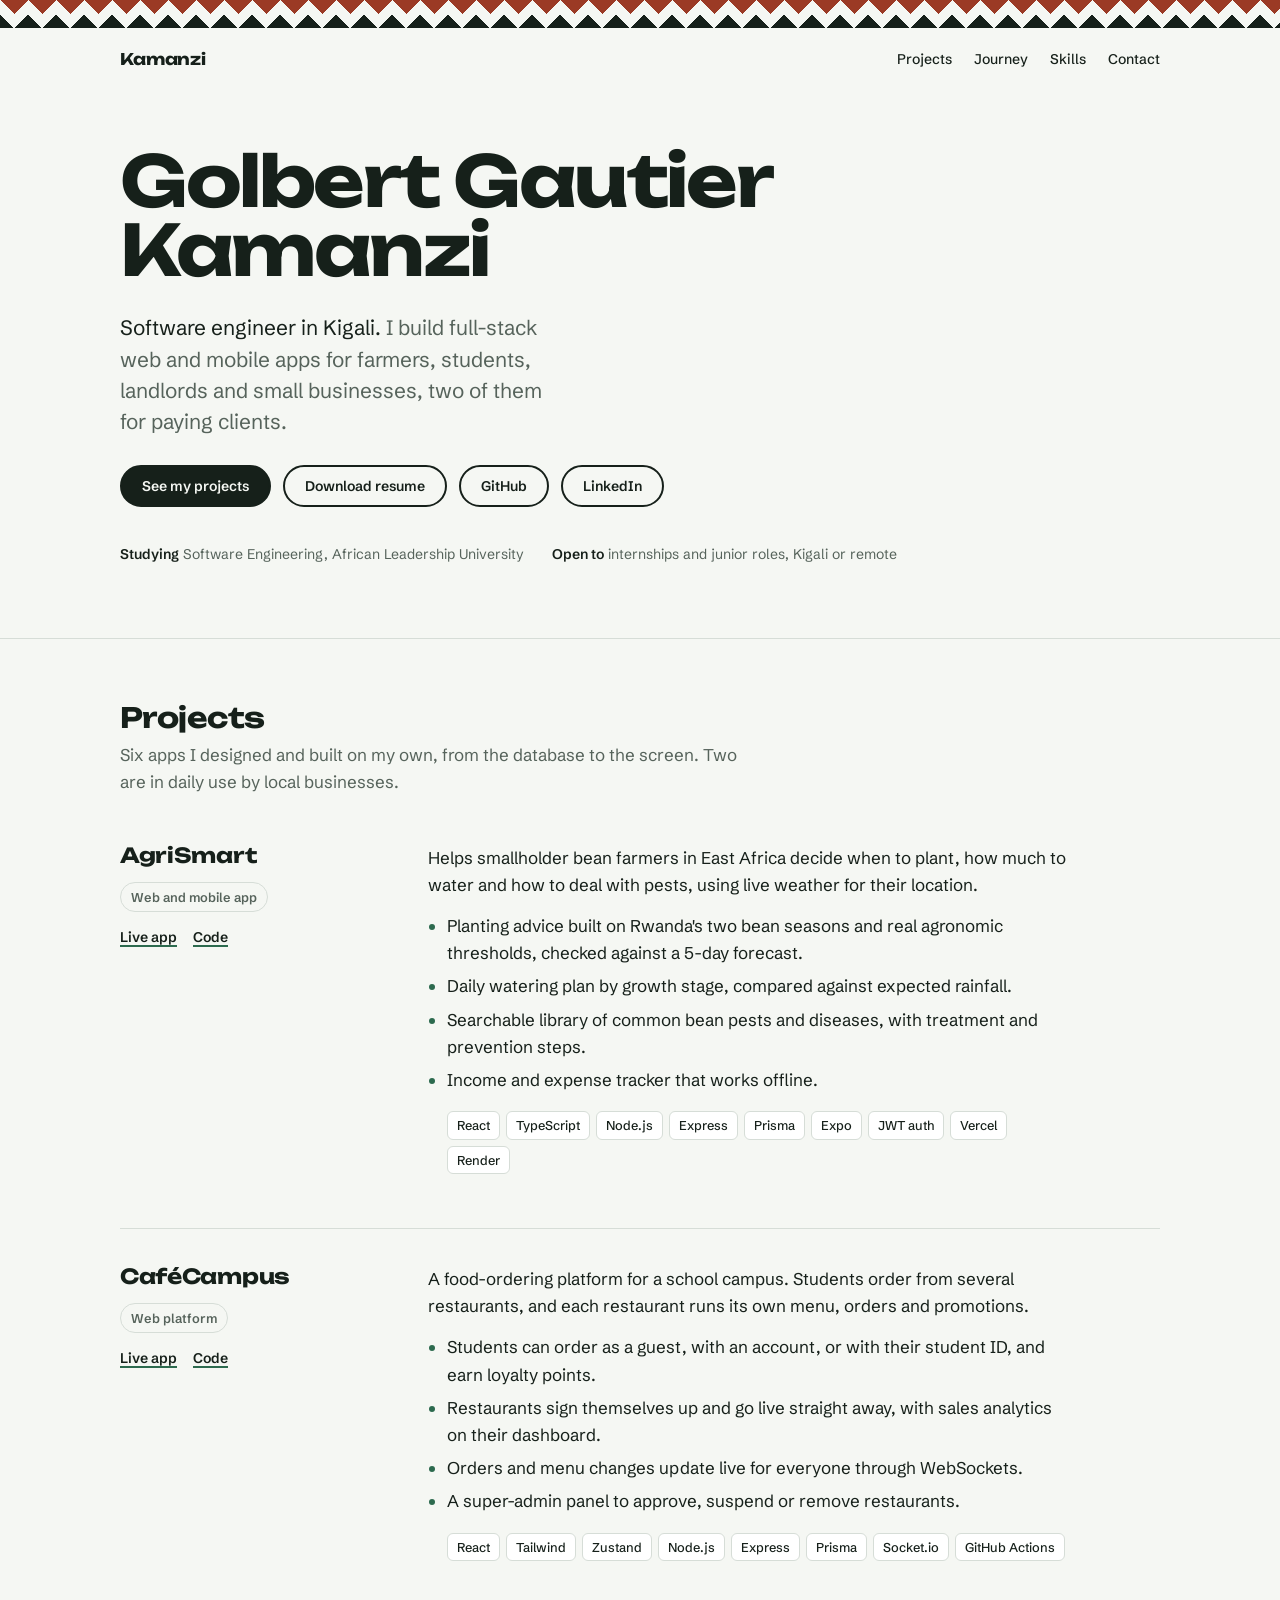
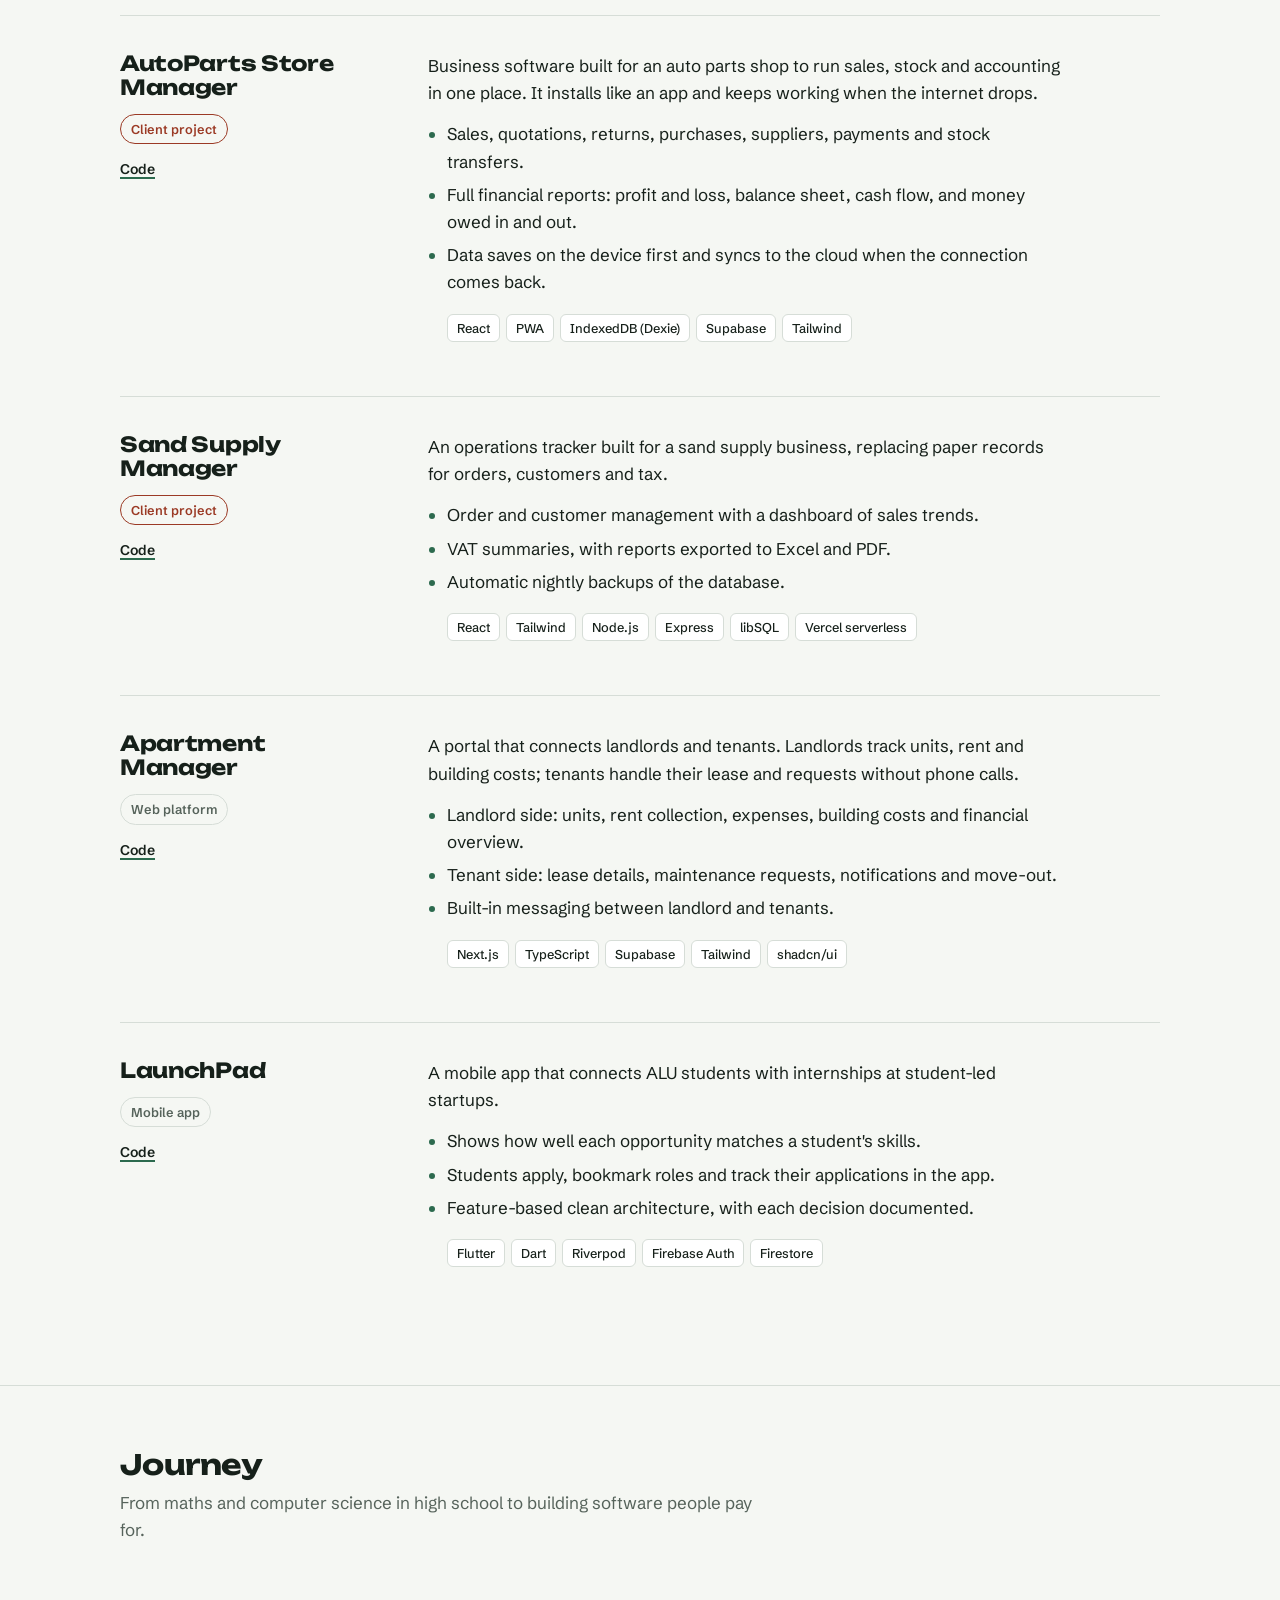
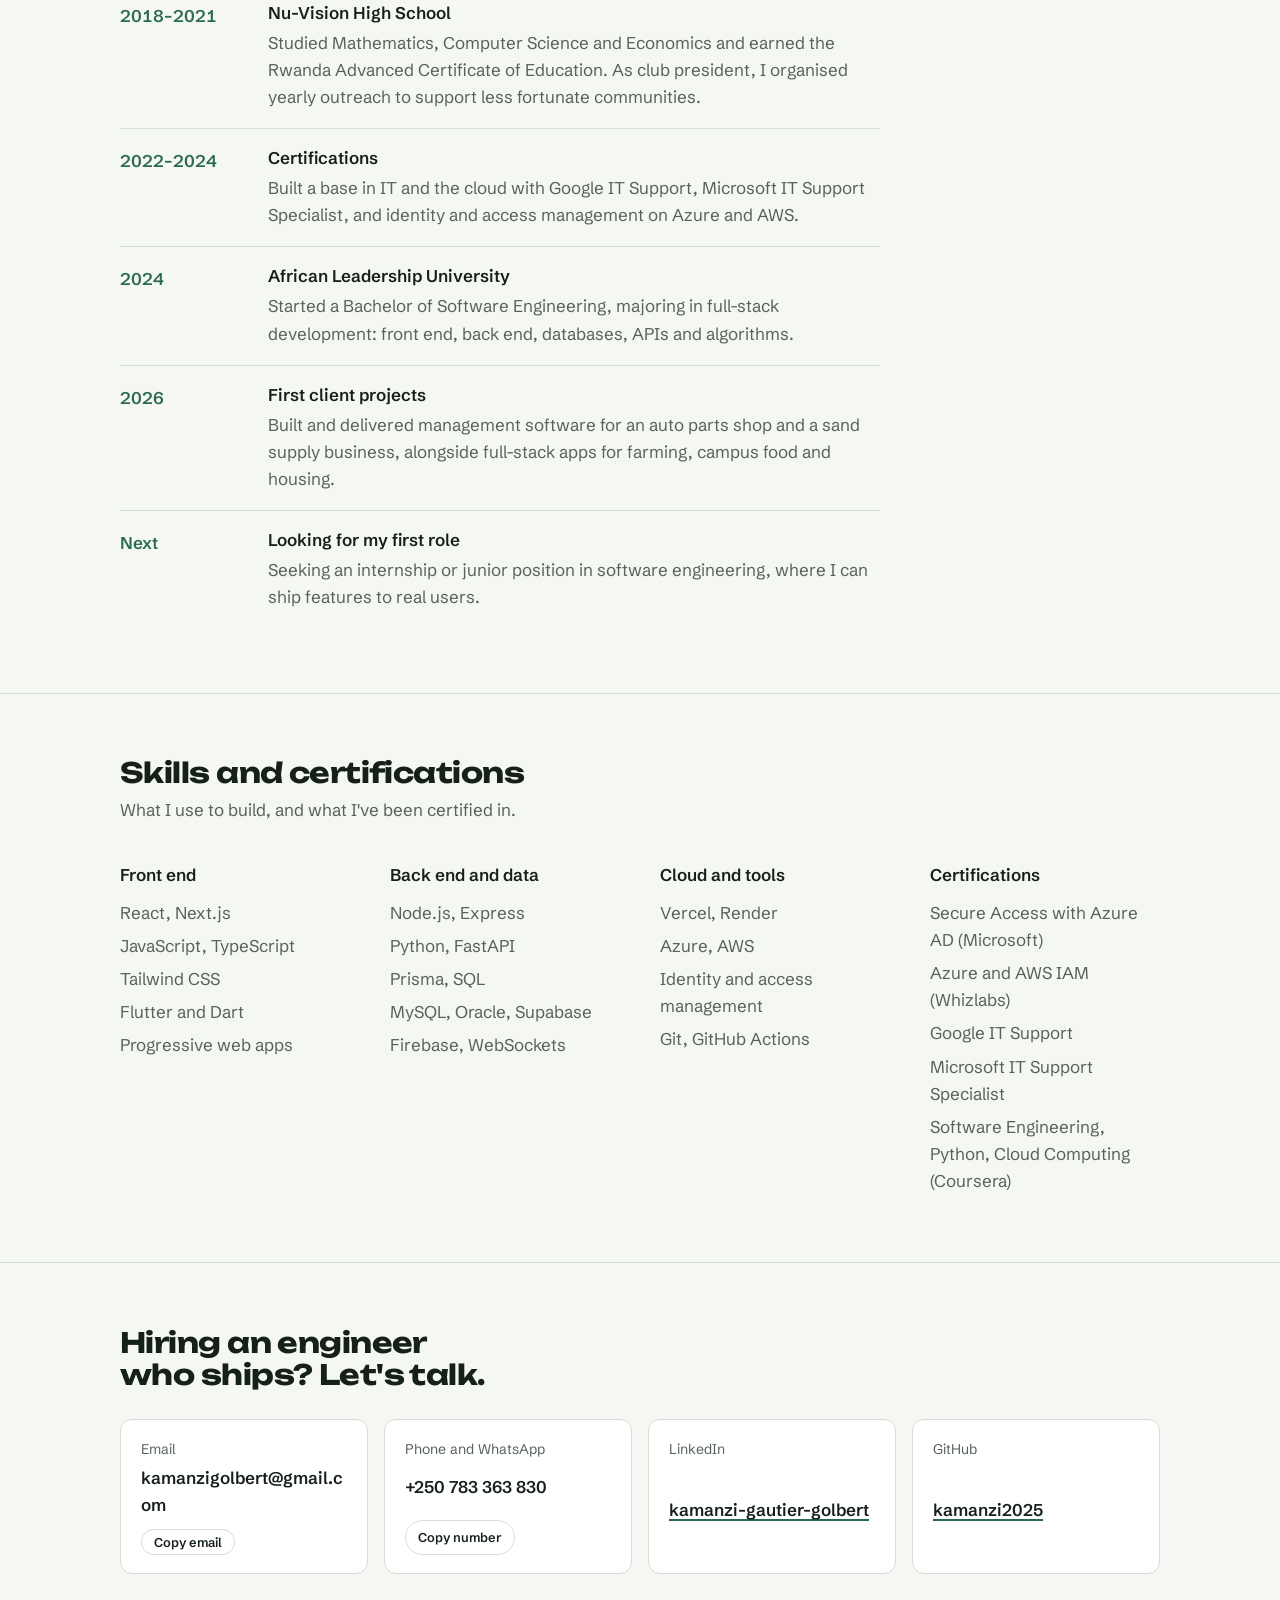
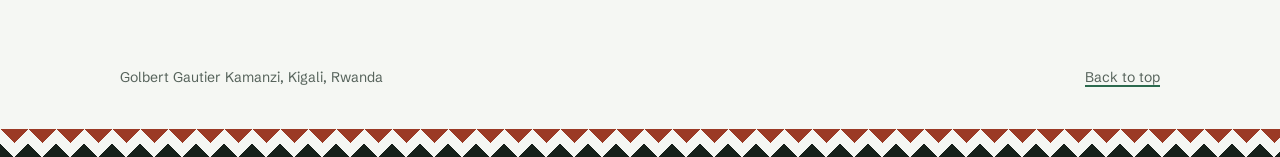
<file: index.html>
<!doctype html>
<html lang="en">
<head>
<meta charset="utf-8">
<meta name="viewport" content="width=device-width, initial-scale=1, viewport-fit=cover">
<meta name="description" content="Golbert Gautier Kamanzi, software engineer in Kigali. Full-stack web and mobile apps for farmers, students, landlords and local businesses.">
<!-- page -->
<title>Golbert Gautier Kamanzi</title>
<link rel="preconnect" href="https://fonts.googleapis.com">
<link rel="preconnect" href="https://fonts.gstatic.com" crossorigin>
<link rel="stylesheet" href="https://fonts.googleapis.com/css2?family=Unbounded:wght@500;700&family=Schibsted+Grotesk:ital,wght@0,400;0,500;0,600;1,400&display=swap">
<style>
/* Layout: one narrow reading column; an imigongo zigzag band frames the page top and bottom; projects are full-width rows, meta left and story right. */
:root {
  --paper: #f5f7f3;
  --ink: #16201a;
  --muted: #56635b;
  --line: #d6ddd7;
  --hill: #2c6a4e;
  --clay: #9b3a25;
  --raised: #ffffff;
  --display: "Unbounded", "Arial Black", system-ui, sans-serif;
  --body: "Schibsted Grotesk", "Helvetica Neue", Arial, system-ui, sans-serif;
  --step--1: 0.875rem;
  --step-0: 1.0625rem;
  --step-1: 1.3rem;
  --step-2: 1.75rem;
  --step-3: clamp(2.1rem, 6.2vw, 4.4rem);
  --measure: 64ch;
}
@media (prefers-color-scheme: dark) {
  :root:not([data-theme="light"]) {
    --paper: #111814; --ink: #e6ece7; --muted: #9aa8a0; --line: #2a352f;
    --hill: #7cc4a0; --clay: #d0705a; --raised: #18211c; color-scheme: dark;
  }
}
:root[data-theme="dark"] {
  --paper: #111814; --ink: #e6ece7; --muted: #9aa8a0; --line: #2a352f;
  --hill: #7cc4a0; --clay: #d0705a; --raised: #18211c; color-scheme: dark;
}

* { box-sizing: border-box; }
html { scroll-behavior: smooth; }
@media (prefers-reduced-motion: reduce) { html { scroll-behavior: auto; } }
body {
  margin: 0;
  background: var(--paper);
  color: var(--ink);
  font: 400 var(--step-0)/1.6 var(--body);
  -webkit-font-smoothing: antialiased;
}
a { color: inherit; text-decoration-color: var(--hill); text-decoration-thickness: 2px; text-underline-offset: 3px; }
a:hover { color: var(--hill); }
:focus-visible { outline: 3px solid var(--hill); outline-offset: 3px; border-radius: 2px; }

/* Imigongo band: the one bold element */
.band {
  height: 28px;
  --c: var(--clay);
  background:
    linear-gradient(135deg, var(--c) 25%, transparent 25%) -14px 0 / 28px 28px,
    linear-gradient(225deg, var(--c) 25%, transparent 25%) -14px 0 / 28px 28px,
    linear-gradient(315deg, var(--ink) 25%, transparent 25%) 0 0 / 28px 28px,
    linear-gradient(45deg, var(--ink) 25%, transparent 25%) 0 0 / 28px 28px,
    var(--paper);
}

.wrap {
  max-width: 1080px;
  margin: 0 auto;
  padding-left: max(20px, env(safe-area-inset-left, 0px));
  padding-right: max(20px, env(safe-area-inset-right, 0px));
}

/* Top nav */
.nav { display: flex; flex-wrap: wrap; justify-content: space-between; align-items: center; gap: 12px 24px; padding-block: 20px; }
.nav .mark { font: 700 1rem/1 var(--display); text-decoration: none; letter-spacing: -0.01em; }
.nav ul { display: flex; flex-wrap: wrap; gap: 6px 22px; list-style: none; margin: 0; padding: 0; font-size: var(--step--1); font-weight: 500; }
.nav ul a { text-decoration: none; }
.nav ul a:hover { text-decoration: underline; }

/* Hero */
.hero { padding-block: 56px 72px; display: grid; gap: 28px; }
.hero h1 {
  font: 700 var(--step-3)/0.98 var(--display);
  letter-spacing: -0.035em;
  margin: 0;
  text-wrap: balance;
  max-width: 15ch;
}
.hero .lede { font-size: var(--step-1); line-height: 1.5; max-width: 34ch; margin: 0; color: var(--ink); }
.hero .lede span { color: var(--muted); }
.actions { display: flex; flex-wrap: wrap; gap: 12px; }
.btn {
  display: inline-flex; align-items: center; gap: 8px;
  padding: 12px 20px; border-radius: 999px;
  font: 600 var(--step--1)/1 var(--body); text-decoration: none;
  border: 2px solid var(--ink);
}
.btn.primary { background: var(--ink); color: var(--paper); }
.btn.primary:hover { background: var(--hill); border-color: var(--hill); color: var(--paper); }
.btn:not(.primary):hover { border-color: var(--hill); color: var(--hill); }
.facts { display: flex; flex-wrap: wrap; gap: 8px 28px; margin: 8px 0 0; padding: 0; list-style: none; font-size: var(--step--1); color: var(--muted); }
.facts strong { color: var(--ink); font-weight: 600; }

/* Sections */
section { padding-block: 64px; border-top: 1px solid var(--line); }
section > .wrap > h2 {
  font: 700 var(--step-2)/1.1 var(--display);
  letter-spacing: -0.02em;
  margin: 0 0 8px;
}
.intro { color: var(--muted); max-width: var(--measure); margin: 0 0 40px; }

/* Projects */
.project {
  display: grid;
  grid-template-columns: minmax(0, 260px) minmax(0, 1fr);
  gap: 16px 48px;
  padding-block: 36px;
  border-top: 1px solid var(--line);
}
.project:first-of-type { border-top: 0; padding-top: 8px; }
.project .meta { display: grid; gap: 14px; align-content: start; }
.project h3 { font: 700 var(--step-1)/1.15 var(--display); letter-spacing: -0.015em; margin: 0; }
.tag {
  justify-self: start;
  font-size: 0.8rem; font-weight: 600;
  padding: 4px 10px; border-radius: 999px;
  border: 1.5px solid var(--line); color: var(--muted);
}
.tag.client { border-color: var(--clay); color: var(--clay); }
.links { display: flex; flex-wrap: wrap; gap: 8px 16px; font-size: var(--step--1); font-weight: 600; }
.story { min-width: 0; max-width: var(--measure); }
.story p { margin: 0 0 14px; }
.story ul { margin: 0 0 18px; padding-left: 1.1em; }
.story li { margin-bottom: 6px; }
.story li::marker { color: var(--hill); }
.stack { display: flex; flex-wrap: wrap; gap: 6px; list-style: none; padding: 0; margin: 0; }
.stack li { font-size: 0.8rem; font-weight: 500; padding: 3px 9px; border-radius: 6px; background: var(--raised); border: 1px solid var(--line); margin: 0; }

/* Journey: a real chronology */
.timeline { list-style: none; margin: 0; padding: 0; max-width: 760px; }
.timeline li { display: grid; grid-template-columns: 7.5rem minmax(0, 1fr); gap: 4px 28px; padding-block: 18px; border-top: 1px solid var(--line); }
.timeline li:first-child { border-top: 0; }
.timeline .when { font-weight: 600; color: var(--hill); font-variant-numeric: tabular-nums; }
.timeline h3 { font: 600 var(--step-0)/1.35 var(--body); margin: 0 0 4px; }
.timeline p { margin: 0; color: var(--muted); }

/* Skills */
.skills { display: grid; grid-template-columns: repeat(auto-fit, minmax(220px, 1fr)); gap: 32px 40px; }
.skills h3 { font: 600 var(--step-0)/1.3 var(--body); margin: 0 0 10px; }
.skills ul { list-style: none; margin: 0; padding: 0; color: var(--muted); }
.skills li { padding-block: 3px; }

/* Contact */
.contact { display: grid; gap: 28px; }
.contact .big { font: 700 var(--step-2)/1.15 var(--display); letter-spacing: -0.02em; margin: 0; max-width: 20ch; text-wrap: balance; }
.channels { display: grid; grid-template-columns: repeat(auto-fit, minmax(240px, 1fr)); gap: 16px; }
.channel { padding: 18px 20px; border: 1.5px solid var(--line); border-radius: 12px; background: var(--raised); display: grid; gap: 4px; min-width: 0; }
.channel span { font-size: var(--step--1); color: var(--muted); }
.channel strong { font-weight: 600; overflow-wrap: anywhere; user-select: all; }
.channel button {
  justify-self: start; margin-top: 6px; cursor: pointer;
  font: 600 0.8rem/1 var(--body); color: var(--ink);
  background: transparent; border: 1.5px solid var(--line); border-radius: 999px; padding: 6px 12px;
}
.channel button:hover { border-color: var(--hill); color: var(--hill); }

footer { padding-block: 28px 40px; font-size: var(--step--1); color: var(--muted); display: flex; flex-wrap: wrap; gap: 8px 24px; justify-content: space-between; }

@media (max-width: 720px) {
  .project { grid-template-columns: minmax(0, 1fr); gap: 14px; }
  .timeline li { grid-template-columns: minmax(0, 1fr); }
  .hero { padding-block: 32px 48px; }
  section { padding-block: 48px; }
}
</style>
</head>
<body>

<div class="band" aria-hidden="true"></div>

<header class="wrap nav">
  <a class="mark" href="#top" id="top">Kamanzi</a>
  <nav aria-label="Sections">
    <ul>
      <li><a href="#projects">Projects</a></li>
      <li><a href="#journey">Journey</a></li>
      <li><a href="#skills">Skills</a></li>
      <li><a href="#contact">Contact</a></li>
    </ul>
  </nav>
</header>

<main>
  <div class="wrap hero">
    <h1>Golbert Gautier Kamanzi</h1>
    <p class="lede">Software engineer in Kigali. <span>I build full-stack web and mobile apps for farmers, students, landlords and small businesses, two of them for paying clients.</span></p>
    <div class="actions">
      <a class="btn primary" href="#projects">See my projects</a>
      <a class="btn" href="resume.pdf">Download resume</a>
      <a class="btn" href="https://github.com/kamanzi2025">GitHub</a>
      <a class="btn" href="https://www.linkedin.com/in/kamanzi-gautier-golbert-06b6b6360/">LinkedIn</a>
    </div>
    <ul class="facts">
      <li><strong>Studying</strong> Software Engineering, African Leadership University</li>
      <li><strong>Open to</strong> internships and junior roles, Kigali or remote</li>
    </ul>
  </div>

  <section id="projects">
    <div class="wrap">
      <h2>Projects</h2>
      <p class="intro">Six apps I designed and built on my own, from the database to the screen. Two are in daily use by local businesses.</p>

      <article class="project" id="agrismart">
        <div class="meta">
          <h3>AgriSmart</h3>
          <span class="tag">Web and mobile app</span>
          <div class="links">
            <a href="https://agrismart-seven.vercel.app">Live app</a>
            <a href="https://github.com/kamanzi2025/Agrismart">Code</a>
          </div>
        </div>
        <div class="story">
          <p>Helps smallholder bean farmers in East Africa decide when to plant, how much to water and how to deal with pests, using live weather for their location.</p>
          <ul>
            <li>Planting advice built on Rwanda's two bean seasons and real agronomic thresholds, checked against a 5-day forecast.</li>
            <li>Daily watering plan by growth stage, compared against expected rainfall.</li>
            <li>Searchable library of common bean pests and diseases, with treatment and prevention steps.</li>
            <li>Income and expense tracker that works offline.</li>
          </ul>
          <ul class="stack" aria-label="Tech used">
            <li>React</li><li>TypeScript</li><li>Node.js</li><li>Express</li><li>Prisma</li><li>Expo</li><li>JWT auth</li><li>Vercel</li><li>Render</li>
          </ul>
        </div>
      </article>

      <article class="project" id="cafecampus">
        <div class="meta">
          <h3>CaféCampus</h3>
          <span class="tag">Web platform</span>
          <div class="links">
            <a href="https://cafecampus.vercel.app">Live app</a>
            <a href="https://github.com/kamanzi2025/school-cafeteria">Code</a>
          </div>
        </div>
        <div class="story">
          <p>A food-ordering platform for a school campus. Students order from several restaurants, and each restaurant runs its own menu, orders and promotions.</p>
          <ul>
            <li>Students can order as a guest, with an account, or with their student ID, and earn loyalty points.</li>
            <li>Restaurants sign themselves up and go live straight away, with sales analytics on their dashboard.</li>
            <li>Orders and menu changes update live for everyone through WebSockets.</li>
            <li>A super-admin panel to approve, suspend or remove restaurants.</li>
          </ul>
          <ul class="stack" aria-label="Tech used">
            <li>React</li><li>Tailwind</li><li>Zustand</li><li>Node.js</li><li>Express</li><li>Prisma</li><li>Socket.io</li><li>GitHub Actions</li>
          </ul>
        </div>
      </article>

      <article class="project" id="autoparts">
        <div class="meta">
          <h3>AutoParts Store Manager</h3>
          <span class="tag client">Client project</span>
          <div class="links">
            <a href="https://github.com/kamanzi2025/brian-">Code</a>
          </div>
        </div>
        <div class="story">
          <p>Business software built for an auto parts shop to run sales, stock and accounting in one place. It installs like an app and keeps working when the internet drops.</p>
          <ul>
            <li>Sales, quotations, returns, purchases, suppliers, payments and stock transfers.</li>
            <li>Full financial reports: profit and loss, balance sheet, cash flow, and money owed in and out.</li>
            <li>Data saves on the device first and syncs to the cloud when the connection comes back.</li>
          </ul>
          <ul class="stack" aria-label="Tech used">
            <li>React</li><li>PWA</li><li>IndexedDB (Dexie)</li><li>Supabase</li><li>Tailwind</li>
          </ul>
        </div>
      </article>

      <article class="project" id="sand-supply">
        <div class="meta">
          <h3>Sand Supply Manager</h3>
          <span class="tag client">Client project</span>
          <div class="links">
            <a href="https://github.com/kamanzi2025/sand-business-management-">Code</a>
          </div>
        </div>
        <div class="story">
          <p>An operations tracker built for a sand supply business, replacing paper records for orders, customers and tax.</p>
          <ul>
            <li>Order and customer management with a dashboard of sales trends.</li>
            <li>VAT summaries, with reports exported to Excel and PDF.</li>
            <li>Automatic nightly backups of the database.</li>
          </ul>
          <ul class="stack" aria-label="Tech used">
            <li>React</li><li>Tailwind</li><li>Node.js</li><li>Express</li><li>libSQL</li><li>Vercel serverless</li>
          </ul>
        </div>
      </article>

      <article class="project" id="apartment-manager">
        <div class="meta">
          <h3>Apartment Manager</h3>
          <span class="tag">Web platform</span>
          <div class="links">
            <a href="https://github.com/kamanzi2025/realestate-management-">Code</a>
          </div>
        </div>
        <div class="story">
          <p>A portal that connects landlords and tenants. Landlords track units, rent and building costs; tenants handle their lease and requests without phone calls.</p>
          <ul>
            <li>Landlord side: units, rent collection, expenses, building costs and financial overview.</li>
            <li>Tenant side: lease details, maintenance requests, notifications and move-out.</li>
            <li>Built-in messaging between landlord and tenants.</li>
          </ul>
          <ul class="stack" aria-label="Tech used">
            <li>Next.js</li><li>TypeScript</li><li>Supabase</li><li>Tailwind</li><li>shadcn/ui</li>
          </ul>
        </div>
      </article>

      <article class="project" id="launchpad">
        <div class="meta">
          <h3>LaunchPad</h3>
          <span class="tag">Mobile app</span>
          <div class="links">
            <a href="https://github.com/kamanzi2025/flutter_formative">Code</a>
          </div>
        </div>
        <div class="story">
          <p>A mobile app that connects ALU students with internships at student-led startups.</p>
          <ul>
            <li>Shows how well each opportunity matches a student's skills.</li>
            <li>Students apply, bookmark roles and track their applications in the app.</li>
            <li>Feature-based clean architecture, with each decision documented.</li>
          </ul>
          <ul class="stack" aria-label="Tech used">
            <li>Flutter</li><li>Dart</li><li>Riverpod</li><li>Firebase Auth</li><li>Firestore</li>
          </ul>
        </div>
      </article>
    </div>
  </section>

  <section id="journey">
    <div class="wrap">
      <h2>Journey</h2>
      <p class="intro">From maths and computer science in high school to building software people pay for.</p>
      <ol class="timeline">
        <li>
          <span class="when">2018–2021</span>
          <div>
            <h3>Nu-Vision High School</h3>
            <p>Studied Mathematics, Computer Science and Economics and earned the Rwanda Advanced Certificate of Education. As club president, I organised yearly outreach to support less fortunate communities.</p>
          </div>
        </li>
        <li>
          <span class="when">2022–2024</span>
          <div>
            <h3>Certifications</h3>
            <p>Built a base in IT and the cloud with Google IT Support, Microsoft IT Support Specialist, and identity and access management on Azure and AWS.</p>
          </div>
        </li>
        <li>
          <span class="when">2024</span>
          <div>
            <h3>African Leadership University</h3>
            <p>Started a Bachelor of Software Engineering, majoring in full-stack development: front end, back end, databases, APIs and algorithms.</p>
          </div>
        </li>
        <li>
          <span class="when">2026</span>
          <div>
            <h3>First client projects</h3>
            <p>Built and delivered management software for an auto parts shop and a sand supply business, alongside full-stack apps for farming, campus food and housing.</p>
          </div>
        </li>
        <li>
          <span class="when">Next</span>
          <div>
            <h3>Looking for my first role</h3>
            <p>Seeking an internship or junior position in software engineering, where I can ship features to real users.</p>
          </div>
        </li>
      </ol>
    </div>
  </section>

  <section id="skills">
    <div class="wrap">
      <h2>Skills and certifications</h2>
      <p class="intro">What I use to build, and what I've been certified in.</p>
      <div class="skills">
        <div>
          <h3>Front end</h3>
          <ul><li>React, Next.js</li><li>JavaScript, TypeScript</li><li>Tailwind CSS</li><li>Flutter and Dart</li><li>Progressive web apps</li></ul>
        </div>
        <div>
          <h3>Back end and data</h3>
          <ul><li>Node.js, Express</li><li>Python, FastAPI</li><li>Prisma, SQL</li><li>MySQL, Oracle, Supabase</li><li>Firebase, WebSockets</li></ul>
        </div>
        <div>
          <h3>Cloud and tools</h3>
          <ul><li>Vercel, Render</li><li>Azure, AWS</li><li>Identity and access management</li><li>Git, GitHub Actions</li></ul>
        </div>
        <div>
          <h3>Certifications</h3>
          <ul><li>Secure Access with Azure AD (Microsoft)</li><li>Azure and AWS IAM (Whizlabs)</li><li>Google IT Support</li><li>Microsoft IT Support Specialist</li><li>Software Engineering, Python, Cloud Computing (Coursera)</li></ul>
        </div>
      </div>
    </div>
  </section>

  <section id="contact">
    <div class="wrap contact">
      <h2 class="big">Hiring an engineer who ships? Let's talk.</h2>
      <div class="channels">
        <div class="channel">
          <span>Email</span>
          <strong id="email">kamanzigolbert@gmail.com</strong>
          <button type="button" id="copy-email" data-copy="kamanzigolbert@gmail.com">Copy email</button>
        </div>
        <div class="channel">
          <span>Phone and WhatsApp</span>
          <strong id="phone">+250 783 363 830</strong>
          <button type="button" id="copy-phone" data-copy="+250783363830">Copy number</button>
        </div>
        <div class="channel">
          <span>LinkedIn</span>
          <strong><a href="https://www.linkedin.com/in/kamanzi-gautier-golbert-06b6b6360/">kamanzi-gautier-golbert</a></strong>
        </div>
        <div class="channel">
          <span>GitHub</span>
          <strong><a href="https://github.com/kamanzi2025">kamanzi2025</a></strong>
        </div>
      </div>
    </div>
  </section>
</main>

<footer class="wrap">
  <span>Golbert Gautier Kamanzi, Kigali, Rwanda</span>
  <a href="#top">Back to top</a>
</footer>
<div class="band" aria-hidden="true"></div>

<script>
document.querySelectorAll('[data-copy]').forEach(function (btn) {
  var label = btn.textContent;
  btn.addEventListener('click', function () {
    var text = btn.getAttribute('data-copy');
    var done = function () { btn.textContent = 'Copied'; setTimeout(function () { btn.textContent = label; }, 1600); };
    var fallback = function () {
      var el = btn.previousElementSibling;
      var r = document.createRange(); r.selectNodeContents(el);
      var s = window.getSelection(); s.removeAllRanges(); s.addRange(r);
      btn.textContent = 'Selected, press Ctrl+C';
    };
    try {
      navigator.clipboard.writeText(text).then(done, fallback);
    } catch (e) { fallback(); }
  });
});
</script>
<!-- /page -->
</body>
</html>
</file>
